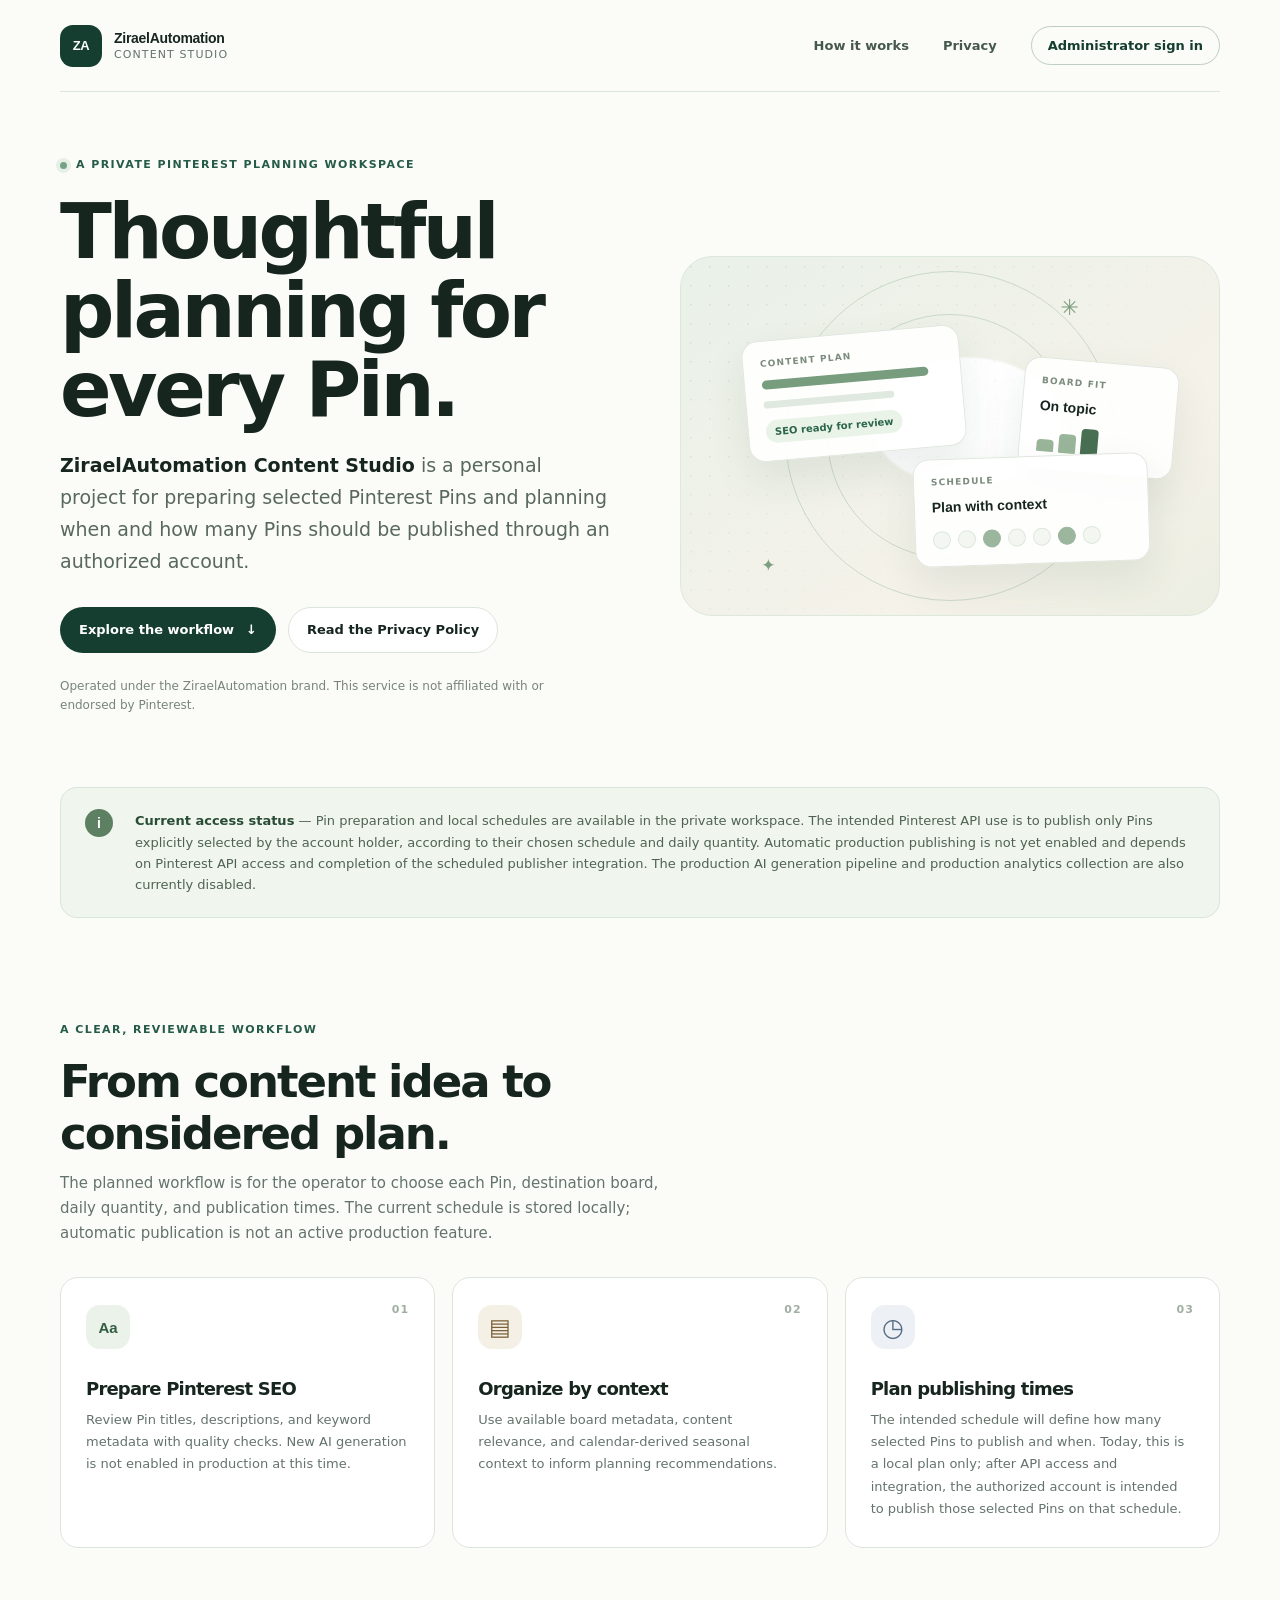
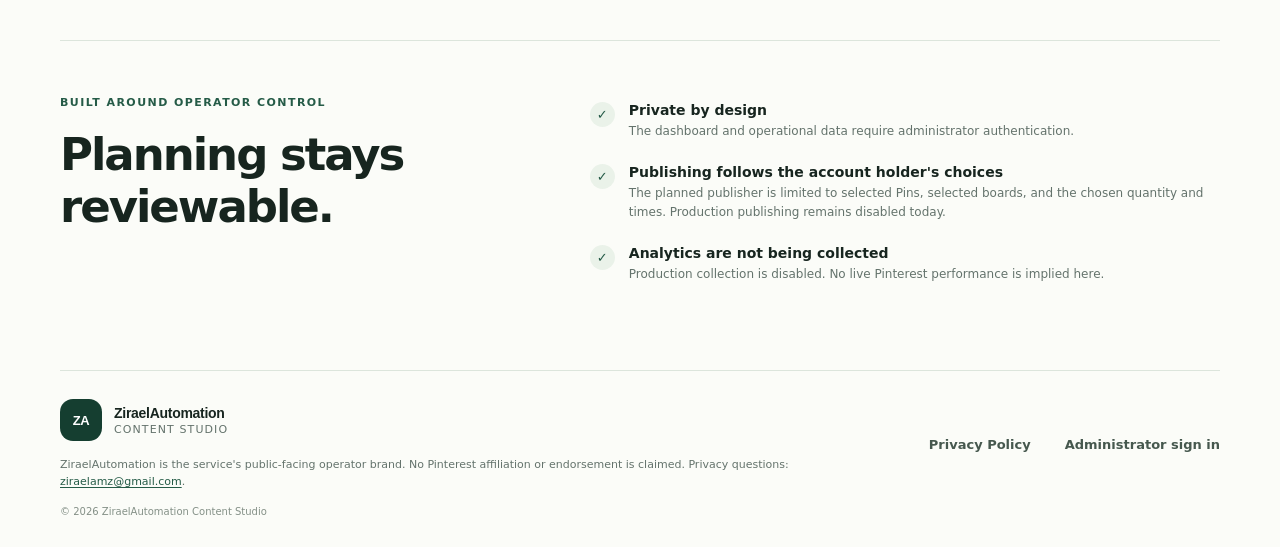
<file: index.html>
<!doctype html>
<html lang="en">
<head>
  <meta charset="utf-8">
  <meta name="viewport" content="width=device-width, initial-scale=1">
  <meta name="theme-color" content="#f7f8f5">
  <link rel="canonical" href="https://ziraelautomation.vesvada.store/">
  <meta name="description" content="ZiraelAutomation Content Studio prepares selected Pinterest Pins and schedules for review. Automatic publishing is planned after Pinterest API access and remains disabled today.">
  <meta property="og:type" content="website">
  <meta property="og:site_name" content="ZiraelAutomation Content Studio">
  <meta property="og:url" content="https://ziraelautomation.vesvada.store/">
  <meta property="og:title" content="ZiraelAutomation Content Studio | Pinterest planning">
  <meta property="og:description" content="Prepare selected Pins and publishing schedules for review. Automatic publishing is planned after Pinterest API access and remains disabled today.">
  <meta name="twitter:card" content="summary">
  <meta name="twitter:title" content="ZiraelAutomation Content Studio | Pinterest planning">
  <meta name="twitter:description" content="Prepare selected Pins and publishing schedules for review. Automatic publishing is planned after Pinterest API access and remains disabled today.">
  <title>ZiraelAutomation Content Studio | Pinterest planning</title>
  <link rel="stylesheet" href="/static/public-info.css">
</head>
<body>
  <header class="site-header">
    <a class="wordmark" href="/" aria-label="ZiraelAutomation Content Studio home">
      <span class="wordmark-mark" aria-hidden="true">ZA</span>
      <span><strong>ZiraelAutomation</strong><small>Content Studio</small></span>
    </a>
    <nav aria-label="Main navigation">
      <a href="#how-it-works">How it works</a>
      <a href="/privacy-policy.html">Privacy</a>
      <a class="nav-login" href="/auth/login">Administrator sign in</a>
    </nav>
  </header>

  <main>
    <section class="hero" aria-labelledby="hero-title">
      <div class="hero-copy">
        <p class="eyebrow"><span class="status-dot" aria-hidden="true"></span> A private Pinterest planning workspace</p>
        <h1 id="hero-title">Thoughtful planning for every Pin.</h1>
        <p class="hero-lede"><strong>ZiraelAutomation Content Studio</strong> is a personal project for preparing selected Pinterest Pins and planning when and how many Pins should be published through an authorized account.</p>
        <div class="hero-actions">
          <a class="button button-primary" href="#how-it-works">Explore the workflow <span aria-hidden="true">↓</span></a>
          <a class="button button-secondary" href="/privacy-policy.html">Read the Privacy Policy</a>
        </div>
        <p class="hero-caption">Operated under the ZiraelAutomation brand. This service is not affiliated with or endorsed by Pinterest.</p>
      </div>
      <div class="hero-art" aria-label="Pinterest content planning overview" role="img">
        <div class="art-orbit orbit-one"></div><div class="art-orbit orbit-two"></div>
        <div class="plan-card card-main"><span class="card-label">CONTENT PLAN</span><span class="plan-line plan-line-long"></span><span class="plan-line"></span><span class="plan-tag">SEO ready for review</span></div>
        <div class="plan-card card-side"><span class="card-label">BOARD FIT</span><strong>On topic</strong><span class="mini-bars"><i></i><i></i><i></i></span></div>
        <div class="plan-card card-bottom"><span class="card-label">SCHEDULE</span><strong>Plan with context</strong><span class="calendar-dots"><i></i><i></i><i></i><i></i><i></i><i></i><i></i></span></div>
        <span class="art-spark spark-one" aria-hidden="true">✳</span><span class="art-spark spark-two" aria-hidden="true">✦</span>
      </div>
    </section>

    <section class="status-banner" aria-label="Current feature status">
      <span class="status-icon" aria-hidden="true">i</span>
      <p><strong>Current access status</strong> — Pin preparation and local schedules are available in the private workspace. The intended Pinterest API use is to publish only Pins explicitly selected by the account holder, according to their chosen schedule and daily quantity. Automatic production publishing is not yet enabled and depends on Pinterest API access and completion of the scheduled publisher integration. The production AI generation pipeline and production analytics collection are also currently disabled.</p>
    </section>

    <section id="how-it-works" class="workflow-section">
      <div class="section-heading">
        <p class="eyebrow">A clear, reviewable workflow</p>
        <h2>From content idea to considered plan.</h2>
        <p>The planned workflow is for the operator to choose each Pin, destination board, daily quantity, and publication times. The current schedule is stored locally; automatic publication is not an active production feature.</p>
      </div>
      <div class="workflow-grid">
        <article class="workflow-card"><span class="step-number">01</span><div class="feature-icon icon-keywords" aria-hidden="true">Aa</div><h3>Prepare Pinterest SEO</h3><p>Review Pin titles, descriptions, and keyword metadata with quality checks. New AI generation is not enabled in production at this time.</p></article>
        <article class="workflow-card"><span class="step-number">02</span><div class="feature-icon icon-board" aria-hidden="true">▤</div><h3>Organize by context</h3><p>Use available board metadata, content relevance, and calendar-derived seasonal context to inform planning recommendations.</p></article>
        <article class="workflow-card"><span class="step-number">03</span><div class="feature-icon icon-calendar" aria-hidden="true">◷</div><h3>Plan publishing times</h3><p>The intended schedule will define how many selected Pins to publish and when. Today, this is a local plan only; after API access and integration, the authorized account is intended to publish those selected Pins on that schedule.</p></article>
      </div>
    </section>

    <section class="principles-section">
      <div><p class="eyebrow">Built around operator control</p><h2>Planning stays reviewable.</h2></div>
      <ul class="principles-list">
        <li><span aria-hidden="true">✓</span><span><strong>Private by design</strong><small>The dashboard and operational data require administrator authentication.</small></span></li>
        <li><span aria-hidden="true">✓</span><span><strong>Publishing follows the account holder's choices</strong><small>The planned publisher is limited to selected Pins, selected boards, and the chosen quantity and times. Production publishing remains disabled today.</small></span></li>
        <li><span aria-hidden="true">✓</span><span><strong>Analytics are not being collected</strong><small>Production collection is disabled. No live Pinterest performance is implied here.</small></span></li>
      </ul>
    </section>
  </main>

  <footer class="site-footer">
    <a class="wordmark footer-wordmark" href="/" aria-label="ZiraelAutomation Content Studio home"><span class="wordmark-mark" aria-hidden="true">ZA</span><span><strong>ZiraelAutomation</strong><small>Content Studio</small></span></a>
    <p>ZiraelAutomation is the service's public-facing operator brand. No Pinterest affiliation or endorsement is claimed. Privacy questions: <a href="mailto:ziraelamz@gmail.com">ziraelamz@gmail.com</a>.</p>
    <nav aria-label="Footer navigation"><a href="/privacy-policy.html">Privacy Policy</a><a href="/auth/login">Administrator sign in</a></nav>
    <small class="copyright">© 2026 ZiraelAutomation Content Studio</small>
  </footer>
</body>
</html>
</file>
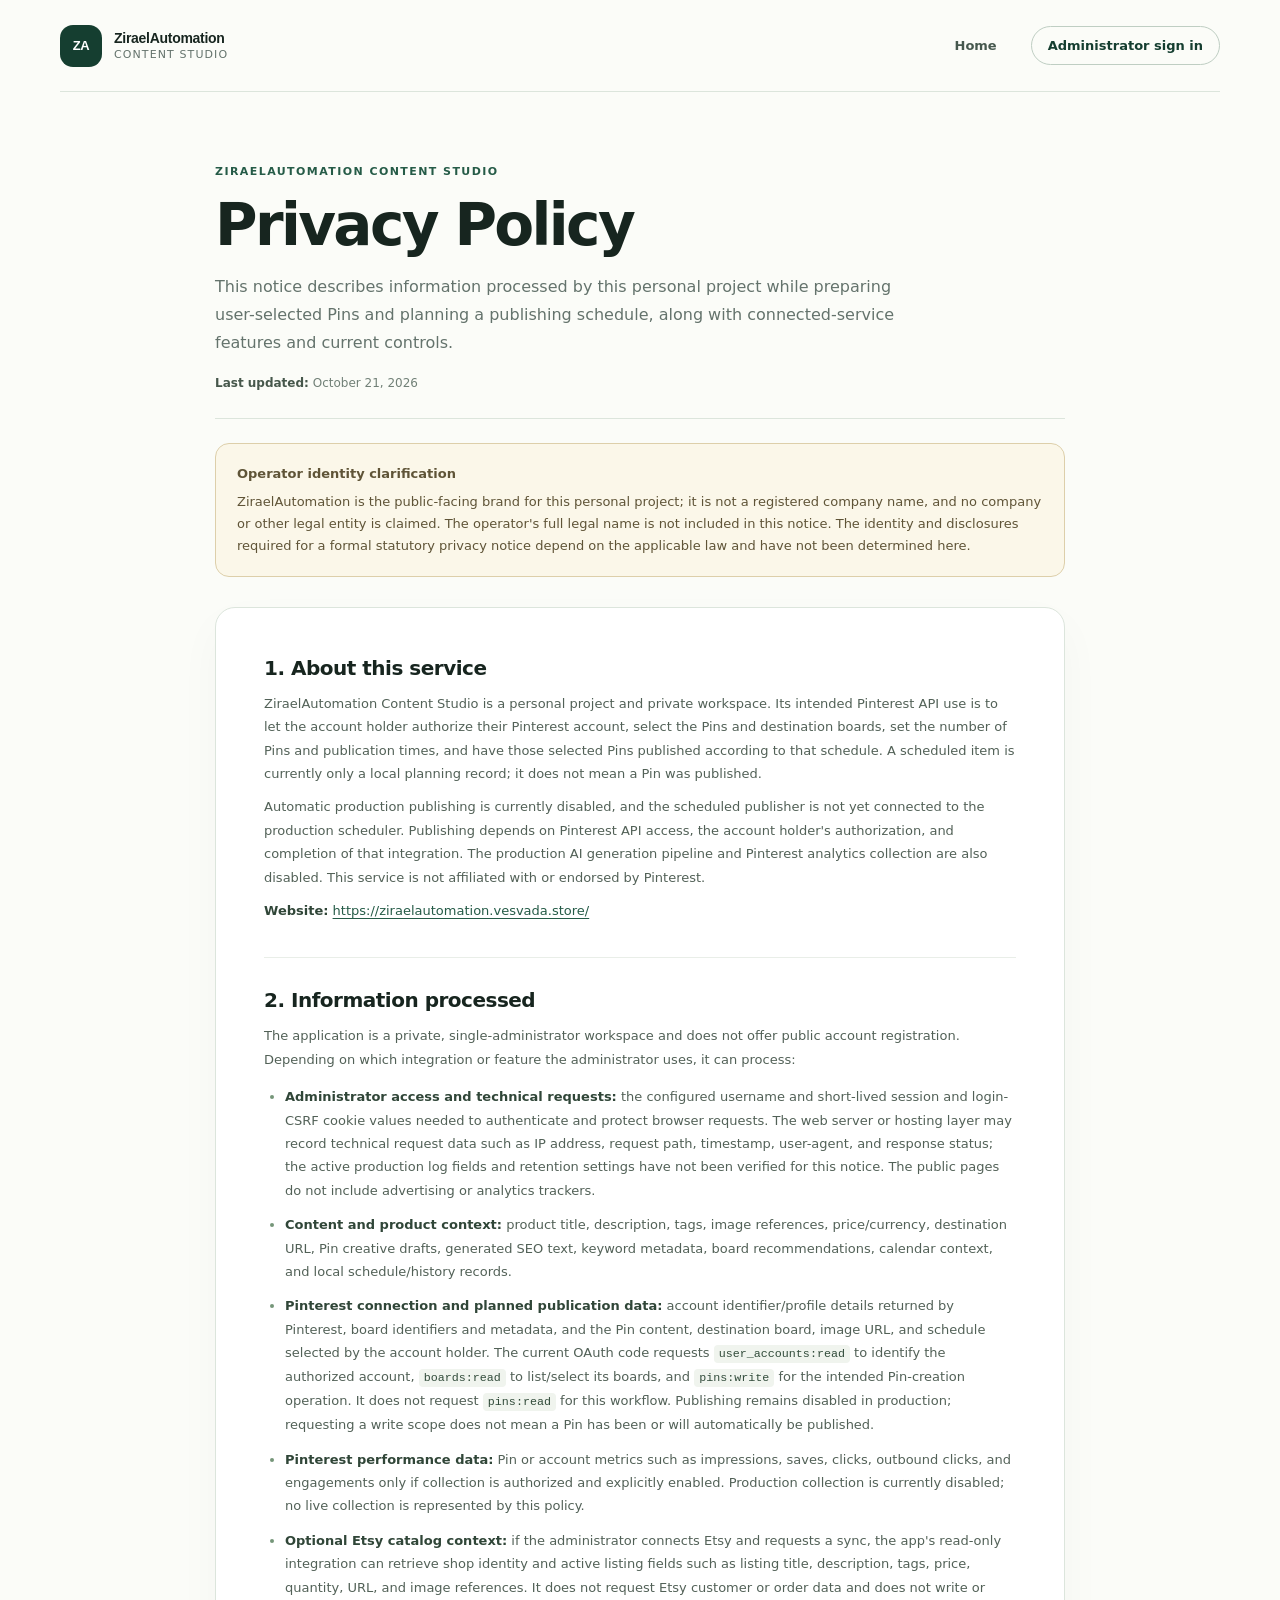
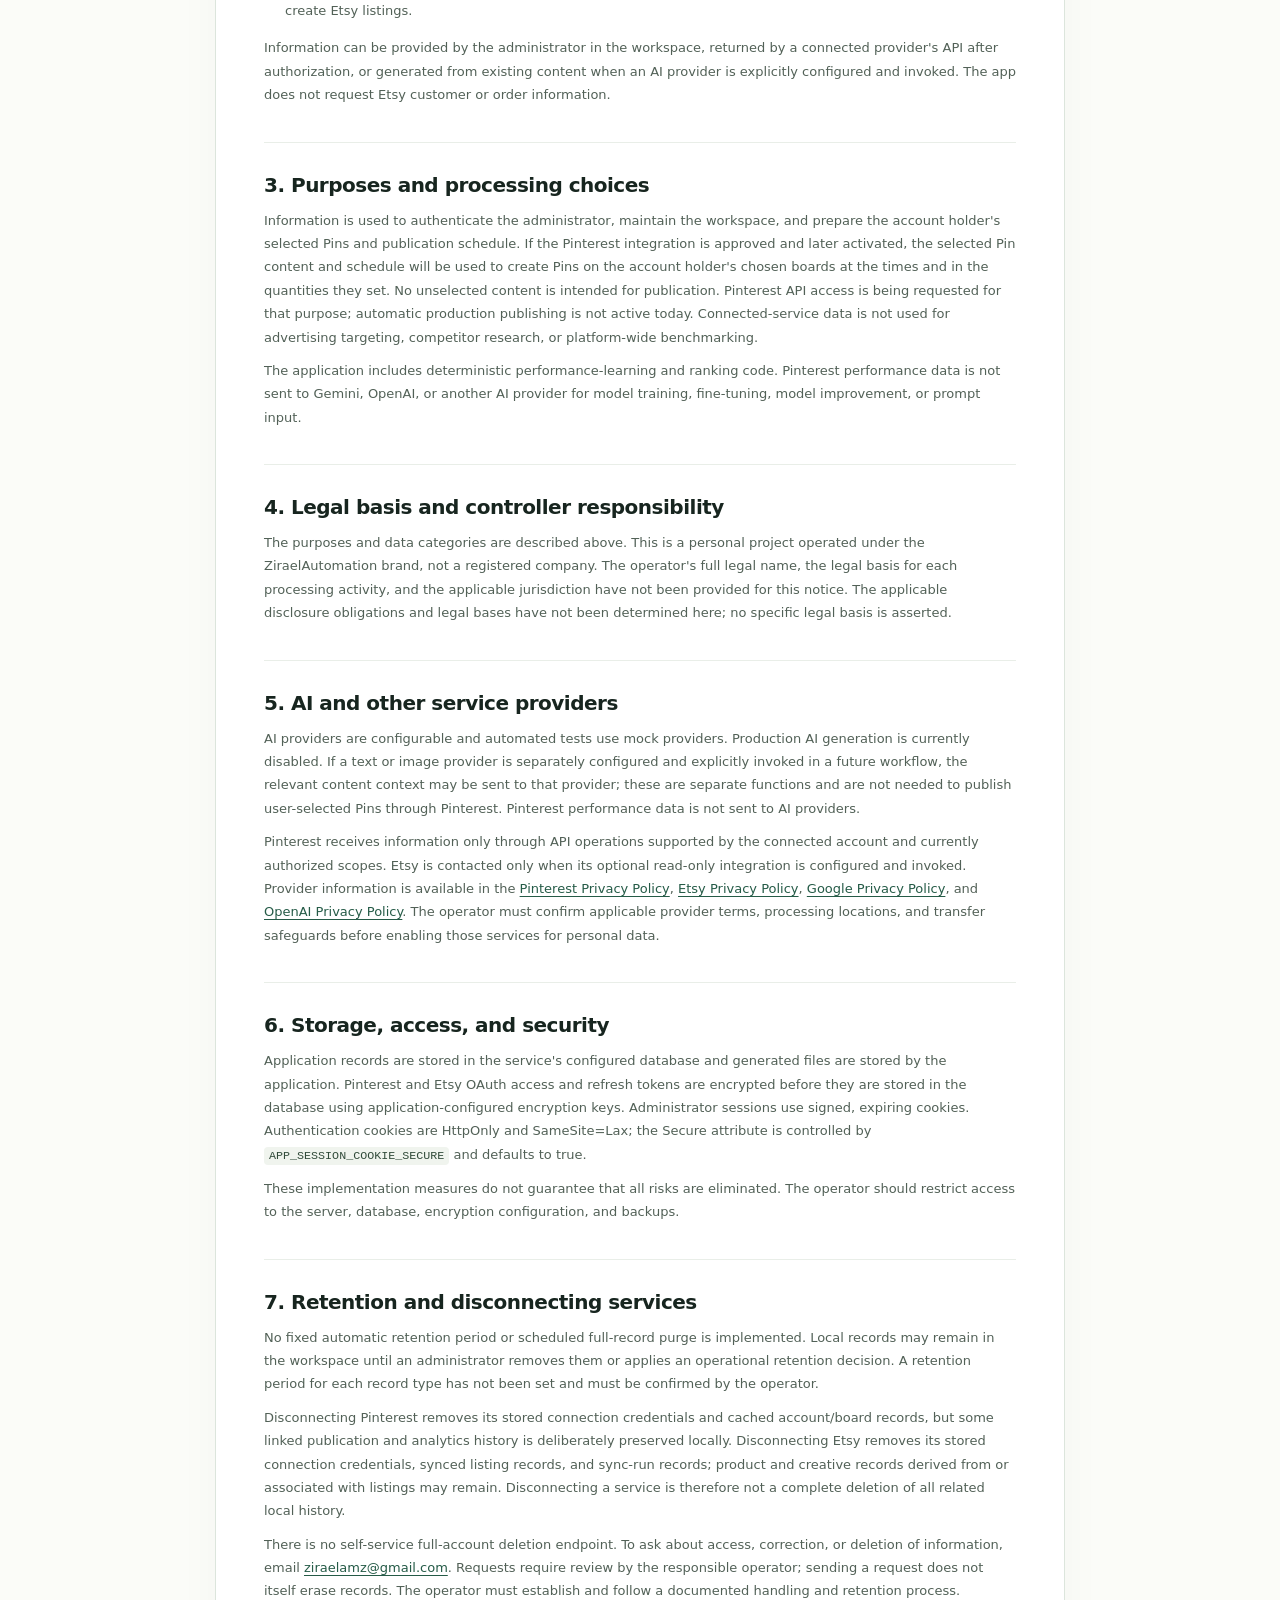
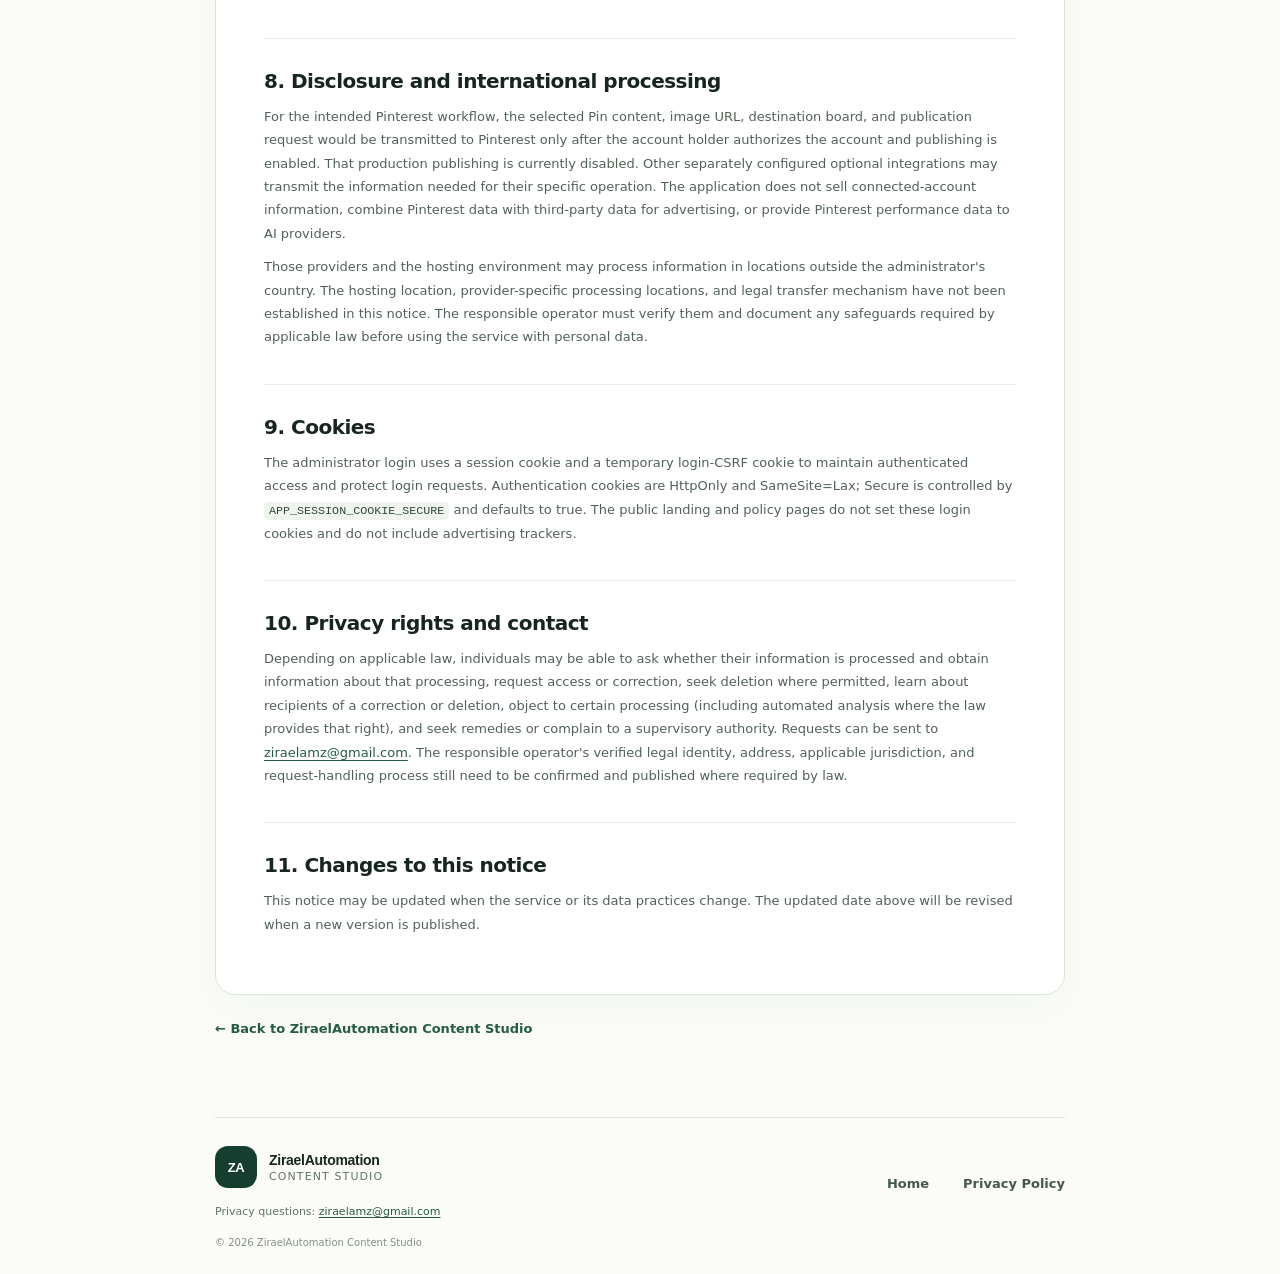
<file: privacy-policy.html>
<!doctype html>
<html lang="en">
<head>
  <meta charset="utf-8">
  <meta name="viewport" content="width=device-width, initial-scale=1">
  <meta name="theme-color" content="#f7f8f5">
  <link rel="canonical" href="https://ziraelautomation.vesvada.store/privacy-policy.html">
  <meta name="description" content="Privacy information for ZiraelAutomation Content Studio, a personal project for preparing and scheduling user-selected Pinterest Pins.">
  <meta property="og:type" content="website">
  <meta property="og:site_name" content="ZiraelAutomation Content Studio">
  <meta property="og:url" content="https://ziraelautomation.vesvada.store/privacy-policy.html">
  <meta property="og:title" content="Privacy Policy | ZiraelAutomation Content Studio">
  <meta property="og:description" content="Learn what information ZiraelAutomation Content Studio processes and how connected services are used.">
  <meta name="twitter:card" content="summary">
  <meta name="twitter:title" content="Privacy Policy | ZiraelAutomation Content Studio">
  <meta name="twitter:description" content="Learn what information ZiraelAutomation Content Studio processes and how connected services are used.">
  <title>Privacy Policy | ZiraelAutomation Content Studio</title>
  <link rel="stylesheet" href="/static/public-info.css">
</head>
<body class="policy-page">
  <header class="site-header">
    <a class="wordmark" href="/" aria-label="ZiraelAutomation Content Studio home">
      <span class="wordmark-mark" aria-hidden="true">ZA</span>
      <span><strong>ZiraelAutomation</strong><small>Content Studio</small></span>
    </a>
    <nav aria-label="Main navigation"><a href="/">Home</a><a class="nav-login" href="/auth/login">Administrator sign in</a></nav>
  </header>

  <main class="policy-main">
    <div class="policy-heading">
      <p class="eyebrow">ZiraelAutomation Content Studio</p>
      <h1>Privacy Policy</h1>
      <p class="policy-intro">This notice describes information processed by this personal project while preparing user-selected Pins and planning a publishing schedule, along with connected-service features and current controls.</p>
      <p class="updated"><strong>Last updated:</strong> October 21, 2026</p>
    </div>

    <aside class="policy-notice" aria-labelledby="identity-notice-title">
      <strong id="identity-notice-title">Operator identity clarification</strong>
      <p>ZiraelAutomation is the public-facing brand for this personal project; it is not a registered company name, and no company or other legal entity is claimed. The operator's full legal name is not included in this notice. The identity and disclosures required for a formal statutory privacy notice depend on the applicable law and have not been determined here.</p>
    </aside>

    <article class="policy-content">
      <section>
        <h2>1. About this service</h2>
        <p>ZiraelAutomation Content Studio is a personal project and private workspace. Its intended Pinterest API use is to let the account holder authorize their Pinterest account, select the Pins and destination boards, set the number of Pins and publication times, and have those selected Pins published according to that schedule. A scheduled item is currently only a local planning record; it does not mean a Pin was published.</p>
        <p>Automatic production publishing is currently disabled, and the scheduled publisher is not yet connected to the production scheduler. Publishing depends on Pinterest API access, the account holder's authorization, and completion of that integration. The production AI generation pipeline and Pinterest analytics collection are also disabled. This service is not affiliated with or endorsed by Pinterest.</p>
        <p><strong>Website:</strong> <a href="https://ziraelautomation.vesvada.store/">https://ziraelautomation.vesvada.store/</a></p>
      </section>

      <section>
        <h2>2. Information processed</h2>
        <p>The application is a private, single-administrator workspace and does not offer public account registration. Depending on which integration or feature the administrator uses, it can process:</p>
        <ul>
          <li><strong>Administrator access and technical requests:</strong> the configured username and short-lived session and login-CSRF cookie values needed to authenticate and protect browser requests. The web server or hosting layer may record technical request data such as IP address, request path, timestamp, user-agent, and response status; the active production log fields and retention settings have not been verified for this notice. The public pages do not include advertising or analytics trackers.</li>
          <li><strong>Content and product context:</strong> product title, description, tags, image references, price/currency, destination URL, Pin creative drafts, generated SEO text, keyword metadata, board recommendations, calendar context, and local schedule/history records.</li>
          <li><strong>Pinterest connection and planned publication data:</strong> account identifier/profile details returned by Pinterest, board identifiers and metadata, and the Pin content, destination board, image URL, and schedule selected by the account holder. The current OAuth code requests <code>user_accounts:read</code> to identify the authorized account, <code>boards:read</code> to list/select its boards, and <code>pins:write</code> for the intended Pin-creation operation. It does not request <code>pins:read</code> for this workflow. Publishing remains disabled in production; requesting a write scope does not mean a Pin has been or will automatically be published.</li>
          <li><strong>Pinterest performance data:</strong> Pin or account metrics such as impressions, saves, clicks, outbound clicks, and engagements only if collection is authorized and explicitly enabled. Production collection is currently disabled; no live collection is represented by this policy.</li>
          <li><strong>Optional Etsy catalog context:</strong> if the administrator connects Etsy and requests a sync, the app's read-only integration can retrieve shop identity and active listing fields such as listing title, description, tags, price, quantity, URL, and image references. It does not request Etsy customer or order data and does not write or create Etsy listings.</li>
        </ul>
        <p>Information can be provided by the administrator in the workspace, returned by a connected provider's API after authorization, or generated from existing content when an AI provider is explicitly configured and invoked. The app does not request Etsy customer or order information.</p>
      </section>

      <section>
        <h2>3. Purposes and processing choices</h2>
        <p>Information is used to authenticate the administrator, maintain the workspace, and prepare the account holder's selected Pins and publication schedule. If the Pinterest integration is approved and later activated, the selected Pin content and schedule will be used to create Pins on the account holder's chosen boards at the times and in the quantities they set. No unselected content is intended for publication. Pinterest API access is being requested for that purpose; automatic production publishing is not active today. Connected-service data is not used for advertising targeting, competitor research, or platform-wide benchmarking.</p>
        <p>The application includes deterministic performance-learning and ranking code. Pinterest performance data is not sent to Gemini, OpenAI, or another AI provider for model training, fine-tuning, model improvement, or prompt input.</p>
      </section>

      <section>
        <h2>4. Legal basis and controller responsibility</h2>
        <p>The purposes and data categories are described above. This is a personal project operated under the ZiraelAutomation brand, not a registered company. The operator's full legal name, the legal basis for each processing activity, and the applicable jurisdiction have not been provided for this notice. The applicable disclosure obligations and legal bases have not been determined here; no specific legal basis is asserted.</p>
      </section>

      <section>
        <h2>5. AI and other service providers</h2>
        <p>AI providers are configurable and automated tests use mock providers. Production AI generation is currently disabled. If a text or image provider is separately configured and explicitly invoked in a future workflow, the relevant content context may be sent to that provider; these are separate functions and are not needed to publish user-selected Pins through Pinterest. Pinterest performance data is not sent to AI providers.</p>
        <p>Pinterest receives information only through API operations supported by the connected account and currently authorized scopes. Etsy is contacted only when its optional read-only integration is configured and invoked. Provider information is available in the <a href="https://policy.pinterest.com/en/privacy-policy" rel="noopener noreferrer">Pinterest Privacy Policy</a>, <a href="https://www.etsy.com/legal/privacy" rel="noopener noreferrer">Etsy Privacy Policy</a>, <a href="https://policies.google.com/privacy" rel="noopener noreferrer">Google Privacy Policy</a>, and <a href="https://openai.com/policies/privacy-policy/" rel="noopener noreferrer">OpenAI Privacy Policy</a>. The operator must confirm applicable provider terms, processing locations, and transfer safeguards before enabling those services for personal data.</p>
      </section>

      <section>
        <h2>6. Storage, access, and security</h2>
        <p>Application records are stored in the service's configured database and generated files are stored by the application. Pinterest and Etsy OAuth access and refresh tokens are encrypted before they are stored in the database using application-configured encryption keys. Administrator sessions use signed, expiring cookies. Authentication cookies are HttpOnly and SameSite=Lax; the Secure attribute is controlled by <code>APP_SESSION_COOKIE_SECURE</code> and defaults to true.</p>
        <p>These implementation measures do not guarantee that all risks are eliminated. The operator should restrict access to the server, database, encryption configuration, and backups.</p>
      </section>

      <section>
        <h2>7. Retention and disconnecting services</h2>
        <p>No fixed automatic retention period or scheduled full-record purge is implemented. Local records may remain in the workspace until an administrator removes them or applies an operational retention decision. A retention period for each record type has not been set and must be confirmed by the operator.</p>
        <p>Disconnecting Pinterest removes its stored connection credentials and cached account/board records, but some linked publication and analytics history is deliberately preserved locally. Disconnecting Etsy removes its stored connection credentials, synced listing records, and sync-run records; product and creative records derived from or associated with listings may remain. Disconnecting a service is therefore not a complete deletion of all related local history.</p>
        <p>There is no self-service full-account deletion endpoint. To ask about access, correction, or deletion of information, email <a href="mailto:ziraelamz@gmail.com">ziraelamz@gmail.com</a>. Requests require review by the responsible operator; sending a request does not itself erase records. The operator must establish and follow a documented handling and retention process.</p>
      </section>

      <section>
        <h2>8. Disclosure and international processing</h2>
        <p>For the intended Pinterest workflow, the selected Pin content, image URL, destination board, and publication request would be transmitted to Pinterest only after the account holder authorizes the account and publishing is enabled. That production publishing is currently disabled. Other separately configured optional integrations may transmit the information needed for their specific operation. The application does not sell connected-account information, combine Pinterest data with third-party data for advertising, or provide Pinterest performance data to AI providers.</p>
        <p>Those providers and the hosting environment may process information in locations outside the administrator's country. The hosting location, provider-specific processing locations, and legal transfer mechanism have not been established in this notice. The responsible operator must verify them and document any safeguards required by applicable law before using the service with personal data.</p>
      </section>

      <section>
        <h2>9. Cookies</h2>
        <p>The administrator login uses a session cookie and a temporary login-CSRF cookie to maintain authenticated access and protect login requests. Authentication cookies are HttpOnly and SameSite=Lax; Secure is controlled by <code>APP_SESSION_COOKIE_SECURE</code> and defaults to true. The public landing and policy pages do not set these login cookies and do not include advertising trackers.</p>
      </section>

      <section>
        <h2>10. Privacy rights and contact</h2>
        <p>Depending on applicable law, individuals may be able to ask whether their information is processed and obtain information about that processing, request access or correction, seek deletion where permitted, learn about recipients of a correction or deletion, object to certain processing (including automated analysis where the law provides that right), and seek remedies or complain to a supervisory authority. Requests can be sent to <a href="mailto:ziraelamz@gmail.com">ziraelamz@gmail.com</a>. The responsible operator's verified legal identity, address, applicable jurisdiction, and request-handling process still need to be confirmed and published where required by law.</p>
      </section>

      <section>
        <h2>11. Changes to this notice</h2>
        <p>This notice may be updated when the service or its data practices change. The updated date above will be revised when a new version is published.</p>
      </section>
    </article>

    <div class="policy-back"><a class="text-link" href="/">← Back to ZiraelAutomation Content Studio</a></div>
  </main>
  <footer class="site-footer policy-footer">
    <a class="wordmark footer-wordmark" href="/" aria-label="ZiraelAutomation Content Studio home"><span class="wordmark-mark" aria-hidden="true">ZA</span><span><strong>ZiraelAutomation</strong><small>Content Studio</small></span></a>
    <p>Privacy questions: <a href="mailto:ziraelamz@gmail.com">ziraelamz@gmail.com</a></p>
    <nav aria-label="Footer navigation"><a href="/">Home</a><a href="/privacy-policy.html">Privacy Policy</a></nav>
    <small class="copyright">© 2026 ZiraelAutomation Content Studio</small>
  </footer>
</body>
</html>
</file>
<file: static/public-info.css>
:root {
  color-scheme: light;
  --ink: #17251f;
  --muted: #64736c;
  --green: #255b47;
  --green-deep: #153e30;
  --mint: #eaf2ec;
  --line: #dce5dc;
  --paper: #fbfcf8;
  --white: #fff;
  font-family: "Segoe UI", system-ui, -apple-system, BlinkMacSystemFont, sans-serif;
  color: var(--ink);
  background: var(--paper);
  font-synthesis: none;
  text-rendering: optimizeLegibility;
}

* { box-sizing: border-box; }
html { min-width: 320px; scroll-behavior: smooth; }
body { min-width: 320px; margin: 0; background: var(--paper); }
a { color: var(--green); text-underline-offset: .2em; }
a:hover { color: #173f30; }
a:focus-visible { outline: 3px solid #9bc5a8; outline-offset: 4px; border-radius: 3px; }
.site-header, .site-footer { width: min(1160px, calc(100% - 56px)); margin: 0 auto; }
.site-header { min-height: 92px; display: flex; justify-content: space-between; align-items: center; gap: 2rem; border-bottom: 1px solid var(--line); }
.wordmark { display: inline-flex; align-items: center; gap: 12px; color: var(--ink); text-decoration: none; }
.wordmark-mark { display: grid; width: 42px; height: 42px; place-items: center; border-radius: 13px; color: #fff; background: var(--green-deep); font: 800 13px "Segoe UI", sans-serif; letter-spacing: -.04em; }
.wordmark strong, .wordmark small { display: block; }
.wordmark strong { font: 800 14px "Segoe UI", sans-serif; letter-spacing: -.02em; }
.wordmark small { margin-top: 2px; color: var(--muted); font-size: 11px; letter-spacing: .1em; text-transform: uppercase; }
.site-header nav, .site-footer nav { display: flex; align-items: center; gap: clamp(16px, 3vw, 34px); }
.site-header nav a, .site-footer nav a { color: #46584e; font-size: 13px; font-weight: 600; text-decoration: none; }
.site-header nav a:hover, .site-footer nav a:hover { color: var(--green); text-decoration: underline; }
.site-header nav .nav-login { padding: 11px 16px; border: 1px solid #bfcec3; border-radius: 999px; color: var(--green-deep); }
main:not(.policy-main) { width: min(1160px, calc(100% - 56px)); margin: 0 auto; }
.hero { min-height: 535px; display: grid; grid-template-columns: 1fr .92fr; align-items: center; gap: 2rem; padding: 65px 0 72px; }
.hero-copy { max-width: 590px; }
.eyebrow { display: flex; align-items: center; gap: 9px; margin: 0 0 18px; color: var(--green); font-size: 11px; font-weight: 700; letter-spacing: .13em; line-height: 1.5; text-transform: uppercase; }
.status-dot { width: 7px; height: 7px; border-radius: 50%; background: #76a386; box-shadow: 0 0 0 4px #e6f0e7; }
h1, h2, h3 { margin-top: 0; font-family: "Segoe UI", system-ui, sans-serif; letter-spacing: -.045em; }
.hero h1 { max-width: 600px; margin-bottom: 20px; font-size: clamp(44px, 6.4vw, 76px); font-weight: 600; line-height: 1.04; }
.hero-lede { max-width: 550px; margin: 0; color: #59685f; font-size: clamp(16px, 1.8vw, 19px); line-height: 1.7; }
.hero-lede strong { color: var(--ink); font-weight: 700; }
.hero-actions { display: flex; flex-wrap: wrap; gap: 12px; margin-top: 29px; }
.button { min-height: 46px; display: inline-flex; justify-content: center; align-items: center; gap: 12px; padding: 0 18px; border: 1px solid transparent; border-radius: 999px; font-size: 13px; font-weight: 700; text-decoration: none; transition: transform .18s ease, background-color .18s ease; }
.button:hover { transform: translateY(-1px); }
.button-primary { color: #fff; background: var(--green-deep); }
.button-primary:hover { color: #fff; background: #245741; }
.button-secondary { border-color: var(--line); color: var(--ink); background: #fff; }
.button-secondary:hover { color: var(--green-deep); background: var(--mint); }
.hero-caption { max-width: 520px; margin: 24px 0 0; color: #77847c; font-size: 12px; line-height: 1.6; }
.hero-art { position: relative; min-height: 360px; display: grid; place-items: center; overflow: hidden; border: 1px solid #dce8dc; border-radius: 32px; background: radial-gradient(ellipse at 53% 46%, #fff 0 23%, transparent 24%), linear-gradient(145deg, #e9f1e9, #f5f2e9 70%, #eceee2); }
.hero-art::before { position: absolute; inset: 0; background-image: radial-gradient(#829b8730 1px, transparent 1px); background-size: 19px 19px; content: ""; mask-image: linear-gradient(135deg, #000, transparent 75%); }
.art-orbit { position: absolute; border: 1px solid #a9c2ac88; border-radius: 50%; }
.orbit-one { width: 330px; height: 330px; }
.orbit-two { width: 245px; height: 245px; }
.plan-card { position: absolute; z-index: 1; display: grid; gap: 12px; padding: 17px; border: 1px solid #e1e7df; border-radius: 16px; background: #ffffffed; box-shadow: 0 18px 42px #23463218; }
.card-main { top: 76px; left: 12%; width: 218px; transform: rotate(-5deg); }
.card-side { top: 105px; right: 8%; width: 155px; transform: rotate(5deg); }
.card-bottom { right: 13%; bottom: 51px; width: 235px; transform: rotate(-2deg); }
.card-label { color: #7b8b7d; font-size: 9px; font-weight: 700; letter-spacing: .13em; }
.plan-line { width: 72%; height: 7px; border-radius: 5px; background: #dfe9df; }
.plan-line-long { width: 92%; height: 9px; background: #789c7e; }
.plan-tag { justify-self: start; padding: 6px 9px; border-radius: 99px; color: #2b654b; background: #e9f3e8; font-size: 10px; font-weight: 700; }
.card-side strong, .card-bottom strong { font: 700 14px "Segoe UI", sans-serif; }
.mini-bars { display: flex; align-items: end; gap: 5px; height: 26px; }
.mini-bars i { width: 17px; border-radius: 4px 4px 1px 1px; background: #99b69a; }
.mini-bars i:nth-child(1) { height: 45%; }.mini-bars i:nth-child(2) { height: 75%; }.mini-bars i:nth-child(3) { height: 100%; background: #496f53; }
.calendar-dots { display: flex; gap: 7px; padding-top: 4px; }
.calendar-dots i { width: 18px; height: 18px; border: 1px solid #dce8dc; border-radius: 50%; background: #f4f7f1; }
.calendar-dots i:nth-child(3), .calendar-dots i:nth-child(6) { background: #9cb59d; border-color: #9cb59d; }
.art-spark { position: absolute; color: #7d9f7f; }.spark-one { top: 38px; right: 26%; font-size: 22px; }.spark-two { bottom: 40px; left: 15%; font-size: 17px; }
.status-banner { display: grid; grid-template-columns: 36px 1fr; align-items: start; gap: 14px; padding: 21px 24px; border: 1px solid #d9e6d9; border-radius: 17px; background: #f0f5ed; }
.status-icon { display: grid; width: 28px; height: 28px; place-items: center; border-radius: 50%; color: #fff; background: #5d8063; font: 700 14px "Segoe UI", sans-serif; }
.status-banner p { margin: 1px 0 0; color: #4f6253; font-size: 13px; line-height: 1.65; }.status-banner strong { color: #294c35; }
.workflow-section { padding: 104px 0 92px; }
.section-heading { max-width: 620px; margin-bottom: 32px; }.section-heading h2, .principles-section h2 { margin-bottom: 12px; font-size: clamp(30px, 4vw, 45px); font-weight: 600; line-height: 1.14; }.section-heading > p:last-child { margin: 0; color: var(--muted); font-size: 15px; line-height: 1.65; }
.workflow-grid { display: grid; grid-template-columns: repeat(3, 1fr); gap: 17px; }
.workflow-card { position: relative; min-height: 250px; padding: 27px 25px; border: 1px solid var(--line); border-radius: 18px; background: #fff; }
.step-number { position: absolute; top: 25px; right: 25px; color: #a0afa2; font-size: 11px; font-weight: 700; letter-spacing: .1em; }
.feature-icon { width: 44px; height: 44px; display: grid; place-items: center; margin-bottom: 29px; border-radius: 14px; color: #315d42; background: #ebf2e9; font: 700 15px Manrope, sans-serif; }
.icon-board { color: #7b6139; background: #f4f0e5; font-size: 23px; }.icon-calendar { color: #586d86; background: #edf0f4; font-size: 25px; }
.workflow-card h3 { margin-bottom: 10px; font-size: 18px; font-weight: 700; }.workflow-card p { margin: 0; color: var(--muted); font-size: 13px; line-height: 1.7; }
.principles-section { display: grid; grid-template-columns: .85fr 1.15fr; gap: 4rem; padding: 54px 0 86px; border-top: 1px solid var(--line); }
.principles-section h2 { max-width: 400px; }.principles-list { display: grid; gap: 23px; margin: 7px 0 0; padding: 0; list-style: none; }.principles-list li { display: flex; align-items: start; gap: 14px; }.principles-list li > span:first-child { display: grid; flex: 0 0 25px; width: 25px; height: 25px; place-items: center; border-radius: 50%; color: var(--green); background: #eaf2e9; font-size: 13px; font-weight: 800; }.principles-list strong, .principles-list small { display: block; }.principles-list strong { margin: 0 0 4px; font-size: 14px; }.principles-list small { color: var(--muted); font-size: 12px; line-height: 1.6; }
.site-footer { display: grid; grid-template-columns: 1fr auto; gap: 16px 30px; align-items: center; padding: 28px 0 30px; border-top: 1px solid var(--line); }.site-footer > p { grid-column: 1; margin: 0; color: var(--muted); font-size: 11px; line-height: 1.5; }.site-footer nav { grid-column: 2; grid-row: 1 / span 2; }.copyright { grid-column: 1 / -1; color: #849087; font-size: 10px; }

.policy-main { width: min(850px, calc(100% - 48px)); margin: 72px auto 80px; }
.policy-heading { padding-bottom: 28px; border-bottom: 1px solid var(--line); }.policy-heading .eyebrow { margin-bottom: 10px; }.policy-heading h1 { margin: 0 0 14px; font-size: clamp(38px, 6vw, 58px); font-weight: 600; }.policy-intro { max-width: 700px; margin: 0; color: var(--muted); font-size: 16px; line-height: 1.75; }.updated { margin: 19px 0 0; color: #718077; font-size: 12px; }.updated strong { color: #46574b; }
.policy-notice { margin: 24px 0 0; padding: 19px 21px; border: 1px solid #ddcfaa; border-radius: 14px; background: #fbf7e9; color: #5f5437; font-size: 13px; line-height: 1.7; }.policy-notice p { margin: 6px 0 0; }
.policy-content { margin-top: 30px; padding: clamp(24px, 5vw, 48px); border: 1px solid var(--line); border-radius: 20px; background: #fff; box-shadow: 0 18px 45px #20392708; }.policy-content section + section { margin-top: 35px; padding-top: 30px; border-top: 1px solid #e9eee8; }.policy-content h2 { margin: 0 0 12px; font-size: 20px; font-weight: 700; letter-spacing: -.025em; }.policy-content p, .policy-content li { color: #526157; font-size: 13px; line-height: 1.8; }.policy-content p { margin: 10px 0; }.policy-content ul { display: grid; gap: 11px; margin: 14px 0; padding-left: 21px; }.policy-content li::marker { color: #759679; }.policy-content strong { color: #304638; }.policy-content code { padding: 2px 5px; border-radius: 4px; color: #314b3a; background: #f0f4ee; font-size: .9em; }
.policy-back { margin-top: 23px; }.text-link { font-size: 13px; font-weight: 700; text-decoration: none; }.policy-footer { width: min(850px, calc(100% - 48px)); }.policy-footer > p { grid-column: 1; grid-row: 2; }.policy-footer .copyright { grid-row: 3; }

@media (max-width: 760px) {
  .site-header, .site-footer, main:not(.policy-main) { width: min(100% - 36px, 600px); }
  .site-header { min-height: 76px; }.site-header nav { gap: 14px; }.site-header nav a { font-size: 11px; }.site-header nav a:first-child { display: none; }.site-header nav .nav-login { padding: 9px 11px; }
  .hero { grid-template-columns: 1fr; gap: 35px; padding: 58px 0 38px; }.hero h1 { max-width: 520px; }.hero-art { min-height: 320px; }.card-main { left: 8%; }.card-side { right: 5%; }.card-bottom { right: 8%; }
  .workflow-section { padding: 74px 0 66px; }.workflow-grid { grid-template-columns: 1fr; }.workflow-card { min-height: 0; padding: 23px; }.feature-icon { margin-bottom: 21px; }.principles-section { grid-template-columns: 1fr; gap: 15px; padding: 44px 0 62px; }
  .site-footer { grid-template-columns: 1fr; }.site-footer > p, .site-footer nav, .copyright { grid-column: 1; grid-row: auto; }.site-footer nav { flex-wrap: wrap; gap: 18px; }.policy-main { margin: 48px auto 58px; }
}
@media (max-width: 430px) {
  .site-header, .site-footer, main:not(.policy-main) { width: calc(100% - 30px); }
  .wordmark-mark { width: 36px; height: 36px; }.wordmark strong { font-size: 12px; }.wordmark small { font-size: 9px; }.site-header nav .nav-login { max-width: 92px; text-align: center; line-height: 1.3; }
  .hero { padding-top: 46px; }.hero h1 { font-size: 43px; }.hero-actions { display: grid; grid-template-columns: 1fr; }.button { width: 100%; }
  .hero-art { min-height: 285px; }.orbit-one { width: 265px; height: 265px; }.orbit-two { width: 200px; height: 200px; }.card-main { top: 49px; left: 6%; width: 185px; padding: 13px; }.card-side { top: 84px; right: 3%; width: 128px; padding: 13px; }.card-bottom { right: 5%; bottom: 33px; width: 205px; padding: 13px; }
  .status-banner { grid-template-columns: 28px 1fr; gap: 10px; padding: 16px; }.status-banner p { font-size: 12px; }.policy-main, .policy-footer { width: calc(100% - 30px); }.policy-main { margin-top: 38px; }.policy-content { padding: 21px 18px; }.policy-content h2 { font-size: 18px; }
}
@media (prefers-reduced-motion: reduce) { *, *::before, *::after { scroll-behavior: auto !important; transition-duration: .01ms !important; } }
</file>
